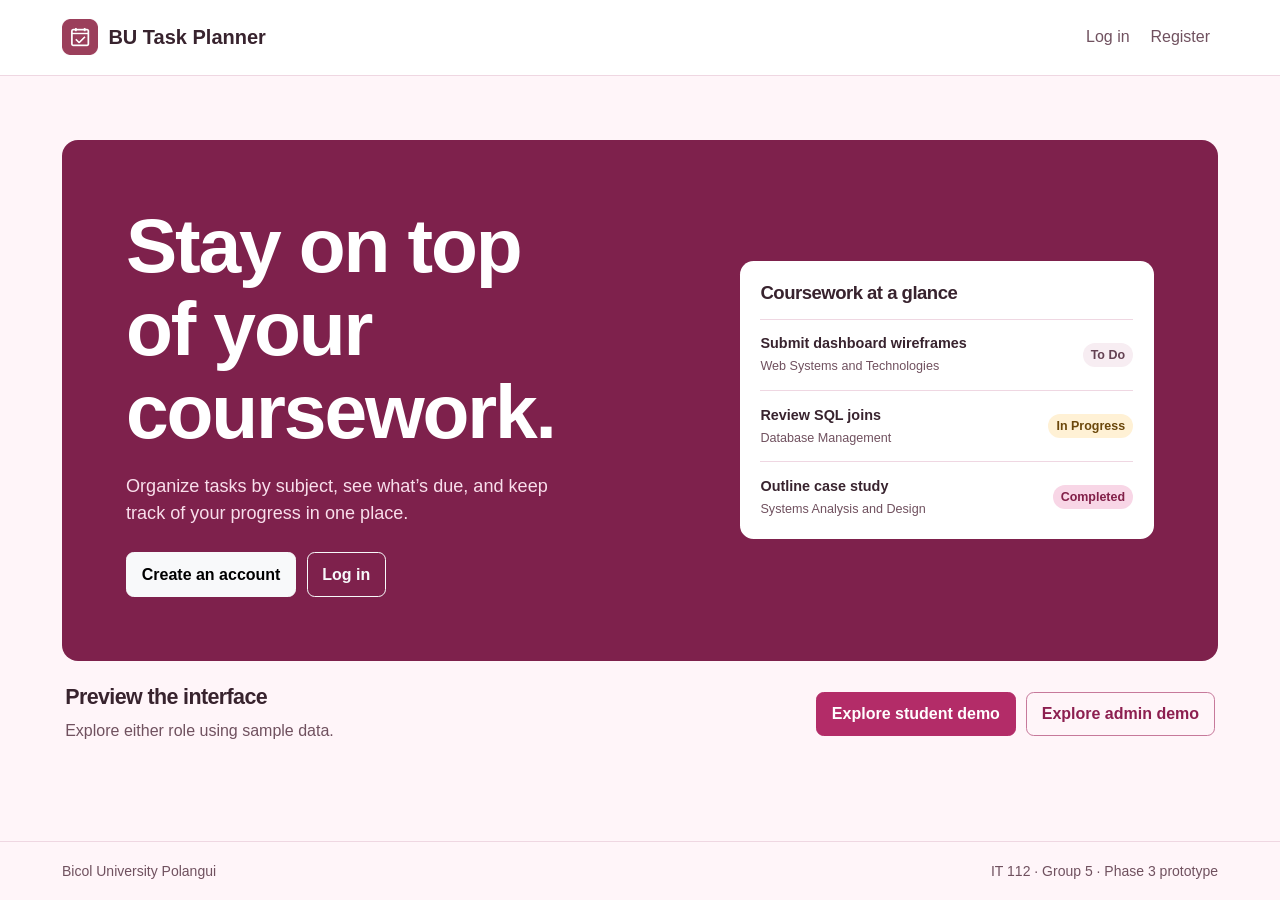
<file: frontend/index.html>
<!doctype html>
<html lang="en">
<head>
    <meta charset="utf-8">
    <meta name="viewport" content="width=device-width, initial-scale=1">
    <title>Home | BU Task Planner</title>
    <link rel="icon" href="img/mark.png">
    <link rel="stylesheet" href="css/bootstrap.min.css">
    <link rel="stylesheet" href="css/styles.css">
    <script src="js/bootstrap.bundle.min.js" defer></script>
    <script src="js/api-placeholder.js" defer></script>
    <script src="js/ui.js" defer></script>
</head>
<body>
    <a href="#main" class="skip-link">Skip to content</a>
    <header><nav class="navbar navbar-expand-md" aria-label="Main navigation"><div class="container">
        <a class="navbar-brand" href="index.html"><img src="img/mark.png" width="36" height="36" alt=""> BU Task Planner</a>
        <button class="navbar-toggler" type="button" data-bs-toggle="collapse" data-bs-target="#main-nav" aria-controls="main-nav" aria-expanded="false" aria-label="Toggle navigation"><span class="navbar-toggler-icon"></span></button>
        <div class="collapse navbar-collapse" id="main-nav"><ul class="navbar-nav ms-auto"><li class="nav-item"><a class="nav-link"  href="login.html">Log in</a></li><li class="nav-item"><a class="nav-link"  href="register.html">Register</a></li></ul></div>
    </div></nav></header>
    <main id="main" class="container page " tabindex="-1">

        <section class="landing-panel">
            <div class="row align-items-center gy-5">
                <div class="col-lg-7">
                    <h1>Stay on top of your coursework.</h1>
                    <p class="landing-copy">Organize tasks by subject, see what’s due, and keep track of your progress in one place.</p>
                    <div class="action-row"><a class="btn btn-light" href="register.html">Create an account</a><a class="btn btn-outline-light" href="login.html">Log in</a></div>
                </div>
                <div class="col-lg-5">
                    <div class="preview-sheet">
                        <h2>Coursework at a glance</h2>
                        <div class="sheet-row"><span>Submit dashboard wireframes<small>Web Systems and Technologies</small></span><span class="chip todo">To Do</span></div>
                        <div class="sheet-row"><span>Review SQL joins<small>Database Management</small></span><span class="chip progress-tag">In Progress</span></div>
                        <div class="sheet-row"><span>Outline case study<small>Systems Analysis and Design</small></span><span class="chip completed">Completed</span></div>
                    </div>
                </div>
            </div>
        </section>
        <section class="demo-strip" aria-labelledby="preview-heading">
            <div><h2 id="preview-heading">Preview the interface</h2><p>Explore either role using sample data.</p></div>
            <div class="action-row"><a class="btn btn-primary" href="dashboard.html">Explore student demo</a><a class="btn btn-outline-primary" href="admin.html">Explore admin demo</a></div>
        </section>
    </main>
    <footer class="site-footer"><div class="container footer-inner">
        <span>Bicol University Polangui</span><span>IT 112 <span aria-hidden="true">·</span> Group 5 <span aria-hidden="true">·</span> Phase 3 prototype</span>
    </div></footer>

</body>
</html>
</file>
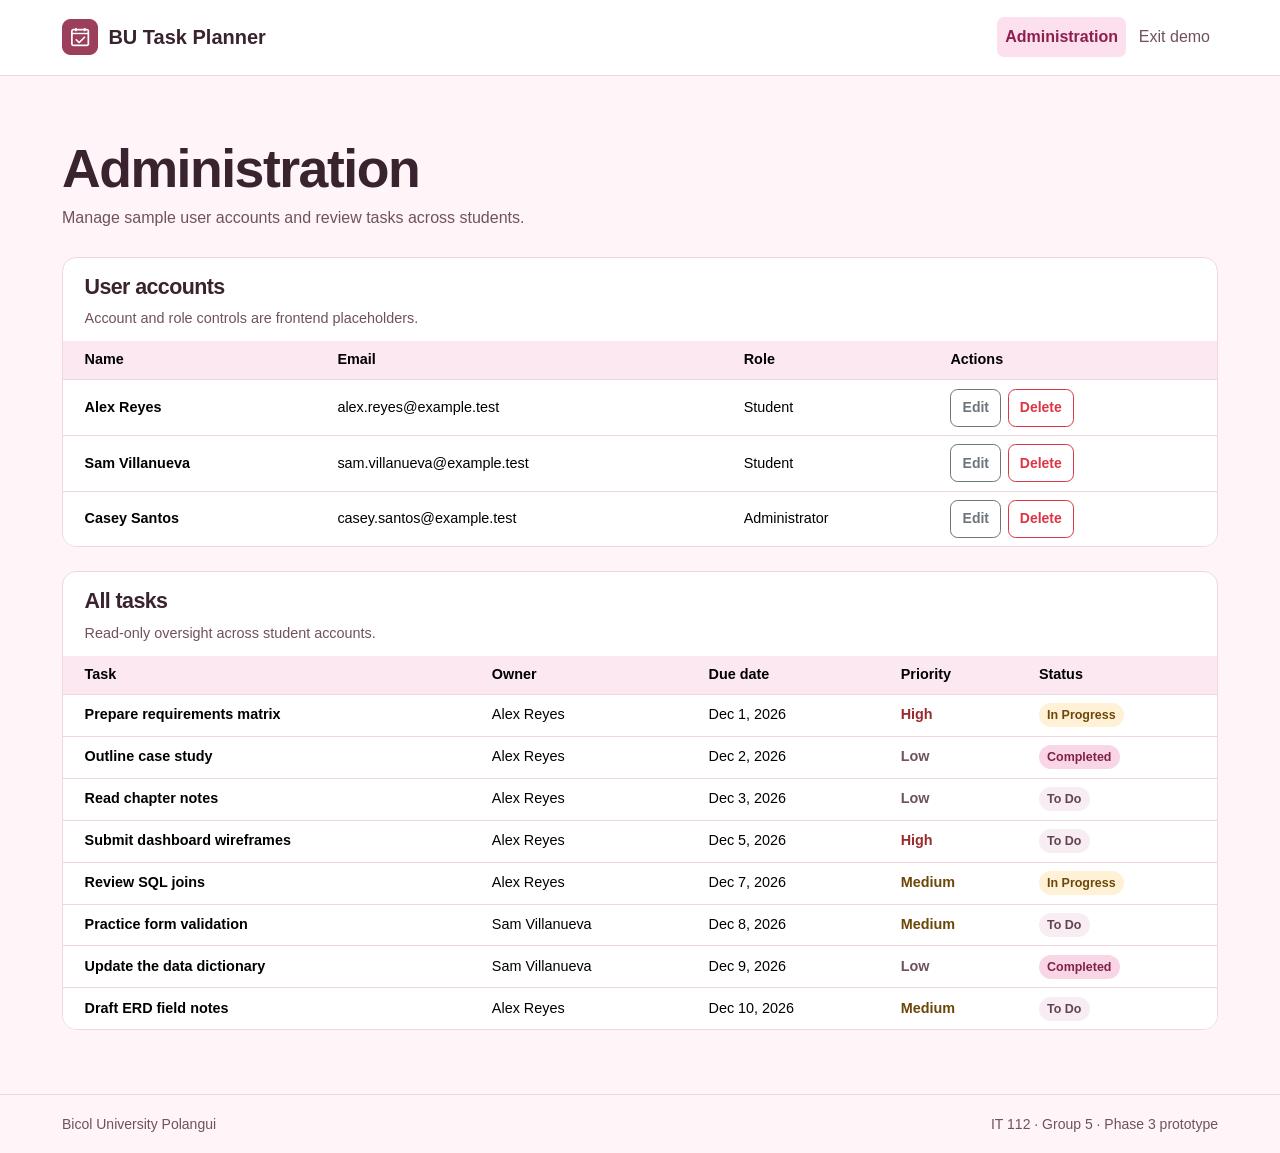
<file: frontend/admin.html>
<!doctype html>
<html lang="en">
<head>
    <meta charset="utf-8">
    <meta name="viewport" content="width=device-width, initial-scale=1">
    <title>Administration | BU Task Planner</title>
    <link rel="icon" href="img/mark.png">
    <link rel="stylesheet" href="css/bootstrap.min.css">
    <link rel="stylesheet" href="css/styles.css">
    <script src="js/bootstrap.bundle.min.js" defer></script>
    <script src="js/api-placeholder.js" defer></script>
    <script src="js/ui.js" defer></script>
</head>
<body>
    <a href="#main" class="skip-link">Skip to content</a>
    <header><nav class="navbar navbar-expand-md" aria-label="Main navigation"><div class="container">
        <a class="navbar-brand" href="index.html"><img src="img/mark.png" width="36" height="36" alt=""> BU Task Planner</a>
        <button class="navbar-toggler" type="button" data-bs-toggle="collapse" data-bs-target="#main-nav" aria-controls="main-nav" aria-expanded="false" aria-label="Toggle navigation"><span class="navbar-toggler-icon"></span></button>
        <div class="collapse navbar-collapse" id="main-nav"><ul class="navbar-nav ms-auto"><li class="nav-item"><a class="nav-link active" aria-current=page href="admin.html">Administration</a></li><li class="nav-item"><a class="nav-link" href="index.html">Exit demo</a></li></ul></div>
    </div></nav></header>
    <main id="main" class="container page " tabindex="-1">
<div class="page-heading"><div><h1>Administration</h1><p>Manage sample user accounts and review tasks across students.</p></div></div>
        <section class="card table-panel mb-4">
            <div class="table-heading"><h2>User accounts</h2><p class="section-note">Account and role controls are frontend placeholders.</p></div>
            <div class="table-responsive" tabindex="0" role="region" aria-label="User accounts table">
                <table class="table align-middle mb-0"><thead><tr><th scope="col">Name</th><th scope="col">Email</th><th scope="col">Role</th><th scope="col">Actions</th></tr></thead>
                <tbody id="admin-accounts"></tbody></table>
            </div>
        </section>
        <section class="card table-panel">
            <div class="table-heading"><h2>All tasks</h2><p class="section-note">Read-only oversight across student accounts.</p></div>
            <div class="table-responsive" tabindex="0" role="region" aria-label="All tasks table">
                <table class="table align-middle mb-0"><thead><tr><th scope="col">Task</th><th scope="col">Owner</th><th scope="col">Due date</th><th scope="col">Priority</th><th scope="col">Status</th></tr></thead>
                <tbody id="admin-tasks"></tbody></table>
            </div>
        </section>
    </main>
    <footer class="site-footer"><div class="container footer-inner">
        <span>Bicol University Polangui</span><span>IT 112 <span aria-hidden="true">·</span> Group 5 <span aria-hidden="true">·</span> Phase 3 prototype</span>
    </div></footer>

    <div class="modal fade" id="edit-account-modal" tabindex="-1" aria-labelledby="edit-account-heading" aria-hidden="true">
        <div class="modal-dialog modal-dialog-centered modal-dialog-scrollable"><div class="modal-content">
            <div class="modal-header"><h2 class="modal-title fs-5" id="edit-account-heading">Edit account</h2>
                <button type="button" class="btn-close" data-bs-dismiss="modal" aria-label="Close"></button></div>
            <div class="modal-body"><form id="edit-account" action="#" method="POST" data-api-placeholder class="form-stack"><input type="hidden" id="edit-account-id" name="_id"><div><label class="form-label" for="edit-account-name">Full name</label>
        <input class="form-control" type="text" id="edit-account-name" name="name" required></div><div><label class="form-label" for="edit-account-email">Email address</label>
        <input class="form-control" type="email" id="edit-account-email" name="email" required></div><div><label class="form-label" for="edit-account-role">Role</label><select class="form-select" id="edit-account-role" name="role"><option value="user">Student</option><option value="admin">Administrator</option></select></div><div class="form-feedback alert alert-info d-none" role="status"></div><div class="action-row justify-content-end"><button type="button" class="btn btn-outline-secondary" data-bs-dismiss="modal">Cancel</button>
        <button type="submit" class="btn btn-primary">Save changes</button></div></form></div>
        </div></div>
    </div>
    <div class="modal fade" id="delete-account-modal" tabindex="-1" aria-labelledby="delete-account-heading" aria-hidden="true">
        <div class="modal-dialog modal-dialog-centered modal-dialog-scrollable"><div class="modal-content">
            <div class="modal-header"><h2 class="modal-title fs-5" id="delete-account-heading">Delete account</h2>
                <button type="button" class="btn-close" data-bs-dismiss="modal" aria-label="Close"></button></div>
            <div class="modal-body"><form id="delete-account" action="#" method="POST" data-api-placeholder class="form-stack"><input type="hidden" id="delete-account-id" name="_id"><p class="mb-0">Delete the account for <strong data-record-title></strong>?</p><div class="form-feedback alert alert-info d-none" role="status"></div><div class="action-row justify-content-end"><button type="button" class="btn btn-outline-secondary" data-bs-dismiss="modal">Cancel</button>
        <button type="submit" class="btn btn-danger">Confirm delete</button></div></form></div>
        </div></div>
    </div>
</body>
</html>
</file>
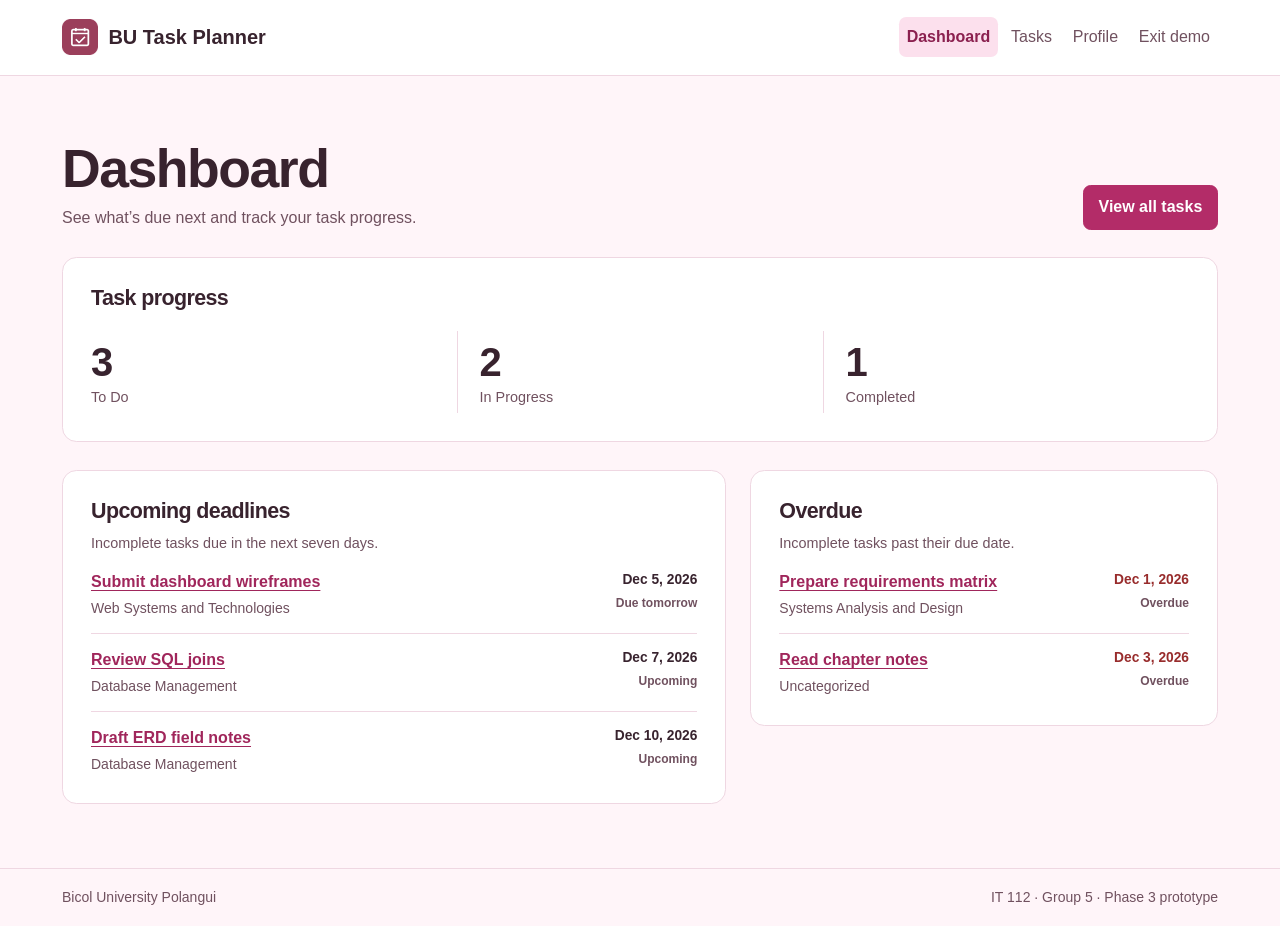
<file: frontend/dashboard.html>
<!doctype html>
<html lang="en">
<head>
    <meta charset="utf-8">
    <meta name="viewport" content="width=device-width, initial-scale=1">
    <title>Dashboard | BU Task Planner</title>
    <link rel="icon" href="img/mark.png">
    <link rel="stylesheet" href="css/bootstrap.min.css">
    <link rel="stylesheet" href="css/styles.css">
    <script src="js/bootstrap.bundle.min.js" defer></script>
    <script src="js/api-placeholder.js" defer></script>
    <script src="js/ui.js" defer></script>
</head>
<body>
    <a href="#main" class="skip-link">Skip to content</a>
    <header><nav class="navbar navbar-expand-md" aria-label="Main navigation"><div class="container">
        <a class="navbar-brand" href="index.html"><img src="img/mark.png" width="36" height="36" alt=""> BU Task Planner</a>
        <button class="navbar-toggler" type="button" data-bs-toggle="collapse" data-bs-target="#main-nav" aria-controls="main-nav" aria-expanded="false" aria-label="Toggle navigation"><span class="navbar-toggler-icon"></span></button>
        <div class="collapse navbar-collapse" id="main-nav"><ul class="navbar-nav ms-auto"><li class="nav-item"><a class="nav-link active" aria-current=page href="dashboard.html">Dashboard</a></li><li class="nav-item"><a class="nav-link"  href="tasks.html">Tasks</a></li><li class="nav-item"><a class="nav-link"  href="profile.html">Profile</a></li><li class="nav-item"><a class="nav-link" href="index.html">Exit demo</a></li></ul></div>
    </div></nav></header>
    <main id="main" class="container page " tabindex="-1">
<div class="page-heading"><div><h1>Dashboard</h1><p>See what’s due next and track your task progress.</p></div><a class="btn btn-primary" href="tasks.html">View all tasks</a></div>
        <section class="card summary-panel" aria-labelledby="progress-heading">
            <h2 id="progress-heading">Task progress</h2>
            <div class="row g-0 summary-grid" id="task-summary"></div>
        </section>
        <div class="row g-4 mt-1">
            <div class="col-lg-7"><section class="card deadline-panel">
                <h2>Upcoming deadlines</h2><p class="section-note">Incomplete tasks due in the next seven days.</p>
                <div id="upcoming-list" class="deadline-list"></div>
            </section></div>
            <div class="col-lg-5"><section class="card deadline-panel">
                <h2>Overdue</h2><p class="section-note">Incomplete tasks past their due date.</p>
                <div id="overdue-list" class="deadline-list"></div>
            </section></div>
        </div>
    </main>
    <footer class="site-footer"><div class="container footer-inner">
        <span>Bicol University Polangui</span><span>IT 112 <span aria-hidden="true">·</span> Group 5 <span aria-hidden="true">·</span> Phase 3 prototype</span>
    </div></footer>

</body>
</html>
</file>
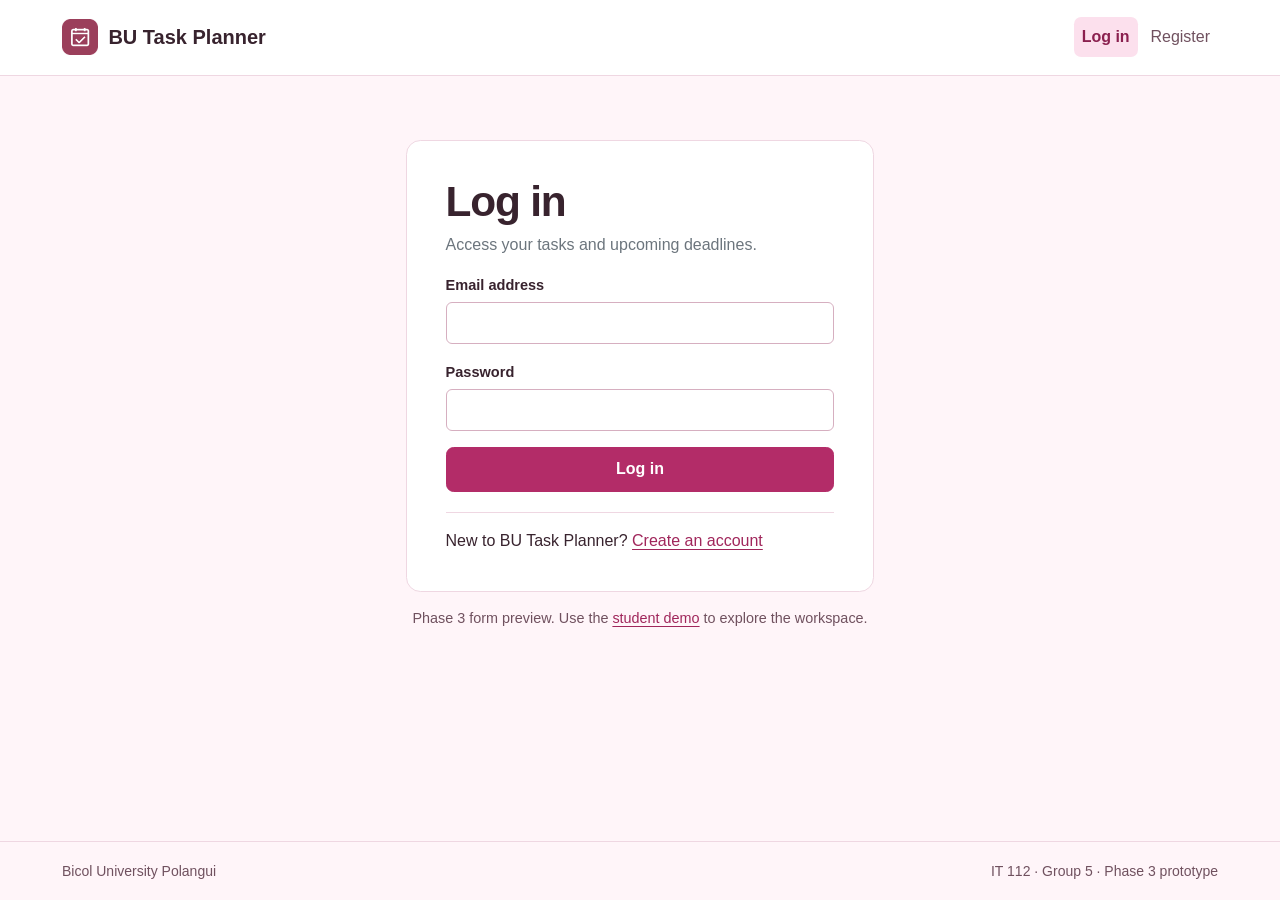
<file: frontend/login.html>
<!doctype html>
<html lang="en">
<head>
    <meta charset="utf-8">
    <meta name="viewport" content="width=device-width, initial-scale=1">
    <title>Log in | BU Task Planner</title>
    <link rel="icon" href="img/mark.png">
    <link rel="stylesheet" href="css/bootstrap.min.css">
    <link rel="stylesheet" href="css/styles.css">
    <script src="js/bootstrap.bundle.min.js" defer></script>
    <script src="js/api-placeholder.js" defer></script>
    <script src="js/ui.js" defer></script>
</head>
<body>
    <a href="#main" class="skip-link">Skip to content</a>
    <header><nav class="navbar navbar-expand-md" aria-label="Main navigation"><div class="container">
        <a class="navbar-brand" href="index.html"><img src="img/mark.png" width="36" height="36" alt=""> BU Task Planner</a>
        <button class="navbar-toggler" type="button" data-bs-toggle="collapse" data-bs-target="#main-nav" aria-controls="main-nav" aria-expanded="false" aria-label="Toggle navigation"><span class="navbar-toggler-icon"></span></button>
        <div class="collapse navbar-collapse" id="main-nav"><ul class="navbar-nav ms-auto"><li class="nav-item"><a class="nav-link active" aria-current=page href="login.html">Log in</a></li><li class="nav-item"><a class="nav-link"  href="register.html">Register</a></li></ul></div>
    </div></nav></header>
    <main id="main" class="container page auth-page" tabindex="-1">

        <div class="row justify-content-center">
            <div class="col-md-8 col-lg-6 col-xl-5">
                <section class="card auth-card">
                    <h1>Log in</h1><p class="text-secondary">Access your tasks and upcoming deadlines.</p>
                    <form id="login" action="#" method="POST" data-api-placeholder class="form-stack">
                        
                        <div><label class="form-label" for="login-email">Email address</label>
        <input class="form-control" type="email" id="login-email" name="email" required autocomplete="username"></div>
                        <div><label class="form-label" for="login-password">Password</label>
        <input class="form-control" type="password" id="login-password" name="password" required autocomplete="current-password"></div>
                        <button class="btn btn-primary" type="submit">Log in</button><div class="form-feedback alert alert-info d-none" role="status"></div>
                    </form>
                    <p class="auth-switch">New to BU Task Planner? <a href="register.html">Create an account</a></p>
                </section>
                <p class="preview-note">Phase 3 form preview. Use the <a href="dashboard.html">student demo</a> to explore the workspace.</p>
            </div>
        </div>
    </main>
    <footer class="site-footer"><div class="container footer-inner">
        <span>Bicol University Polangui</span><span>IT 112 <span aria-hidden="true">·</span> Group 5 <span aria-hidden="true">·</span> Phase 3 prototype</span>
    </div></footer>

</body>
</html>
</file>
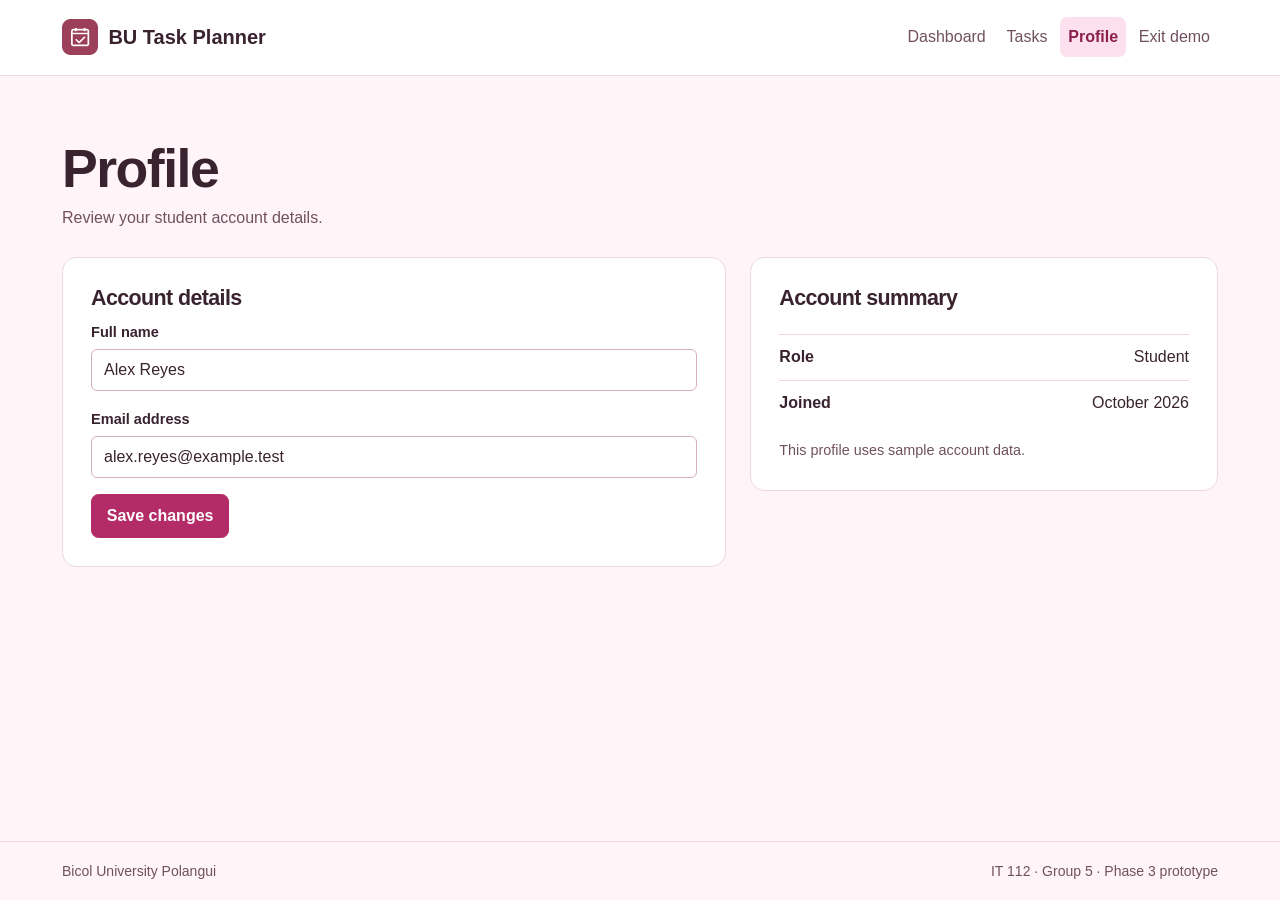
<file: frontend/profile.html>
<!doctype html>
<html lang="en">
<head>
    <meta charset="utf-8">
    <meta name="viewport" content="width=device-width, initial-scale=1">
    <title>Profile | BU Task Planner</title>
    <link rel="icon" href="img/mark.png">
    <link rel="stylesheet" href="css/bootstrap.min.css">
    <link rel="stylesheet" href="css/styles.css">
    <script src="js/bootstrap.bundle.min.js" defer></script>
    <script src="js/api-placeholder.js" defer></script>
    <script src="js/ui.js" defer></script>
</head>
<body>
    <a href="#main" class="skip-link">Skip to content</a>
    <header><nav class="navbar navbar-expand-md" aria-label="Main navigation"><div class="container">
        <a class="navbar-brand" href="index.html"><img src="img/mark.png" width="36" height="36" alt=""> BU Task Planner</a>
        <button class="navbar-toggler" type="button" data-bs-toggle="collapse" data-bs-target="#main-nav" aria-controls="main-nav" aria-expanded="false" aria-label="Toggle navigation"><span class="navbar-toggler-icon"></span></button>
        <div class="collapse navbar-collapse" id="main-nav"><ul class="navbar-nav ms-auto"><li class="nav-item"><a class="nav-link"  href="dashboard.html">Dashboard</a></li><li class="nav-item"><a class="nav-link"  href="tasks.html">Tasks</a></li><li class="nav-item"><a class="nav-link active" aria-current=page href="profile.html">Profile</a></li><li class="nav-item"><a class="nav-link" href="index.html">Exit demo</a></li></ul></div>
    </div></nav></header>
    <main id="main" class="container page " tabindex="-1">
<div class="page-heading"><div><h1>Profile</h1><p>Review your student account details.</p></div></div>
        <div class="row g-4">
            <div class="col-lg-7">
                <section class="card form-panel">
                    <h2>Account details</h2>
                    <form id="profile" action="#" method="POST" data-api-placeholder class="form-stack">
                        <div><label class="form-label" for="profile-name">Full name</label>
        <input class="form-control" type="text" id="profile-name" name="name" required autocomplete="name" value="Alex Reyes"></div>
                        <div><label class="form-label" for="profile-email">Email address</label>
        <input class="form-control" type="email" id="profile-email" name="email" required autocomplete="email" value="alex.reyes@example.test"></div>
                        <div><button class="btn btn-primary" type="submit">Save changes</button></div><div class="form-feedback alert alert-info d-none" role="status"></div>
                    </form>
                </section>
            </div>
            <div class="col-lg-5">
                <section class="card form-panel">
                    <h2>Account summary</h2>
                    <dl class="account-facts">
                        <div><dt>Role</dt><dd>Student</dd></div>
                        <div><dt>Joined</dt><dd>October 2026</dd></div>
                    </dl>
                    <p class="section-note mb-0">This profile uses sample account data.</p>
                </section>
            </div>
        </div>
    </main>
    <footer class="site-footer"><div class="container footer-inner">
        <span>Bicol University Polangui</span><span>IT 112 <span aria-hidden="true">·</span> Group 5 <span aria-hidden="true">·</span> Phase 3 prototype</span>
    </div></footer>

</body>
</html>
</file>
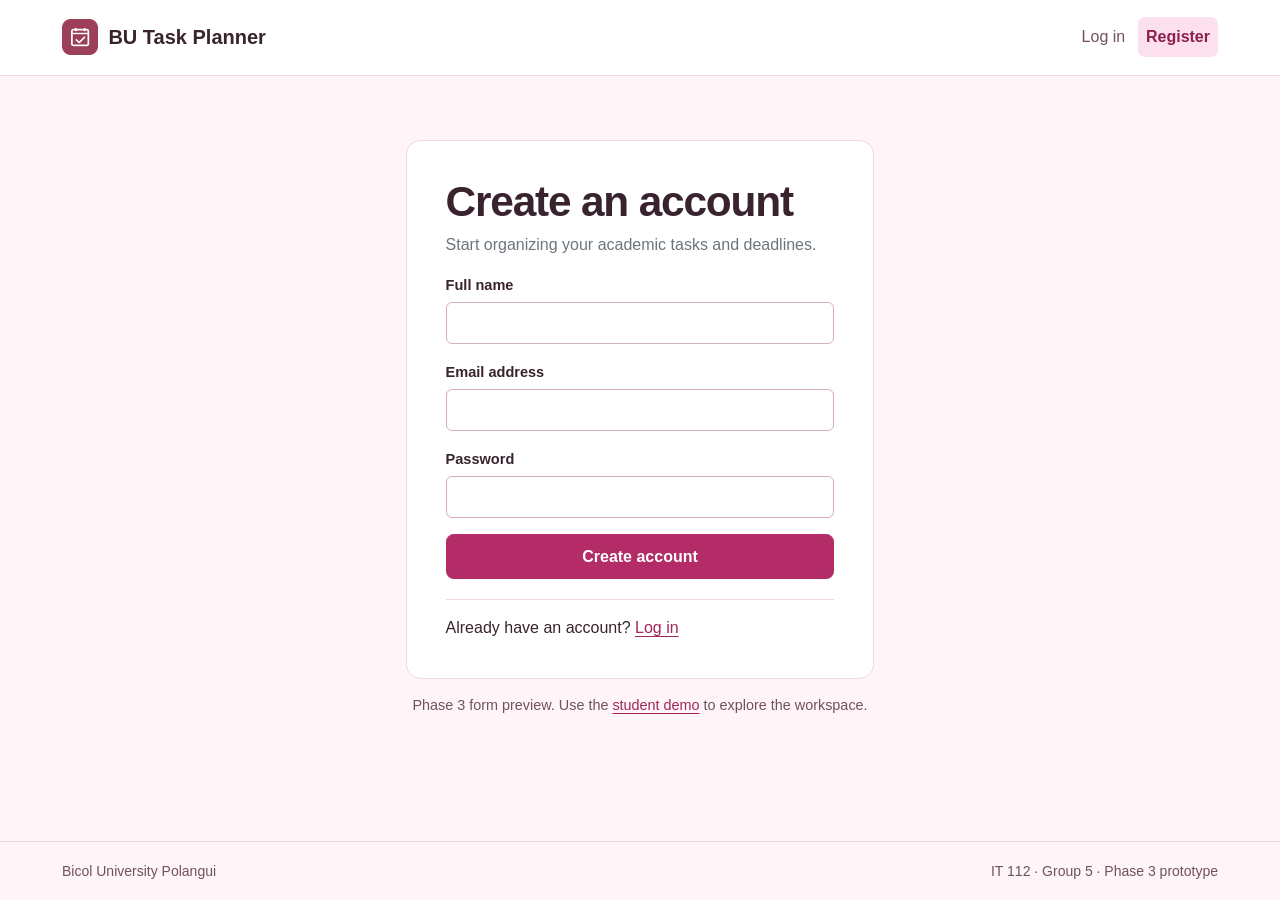
<file: frontend/register.html>
<!doctype html>
<html lang="en">
<head>
    <meta charset="utf-8">
    <meta name="viewport" content="width=device-width, initial-scale=1">
    <title>Create an account | BU Task Planner</title>
    <link rel="icon" href="img/mark.png">
    <link rel="stylesheet" href="css/bootstrap.min.css">
    <link rel="stylesheet" href="css/styles.css">
    <script src="js/bootstrap.bundle.min.js" defer></script>
    <script src="js/api-placeholder.js" defer></script>
    <script src="js/ui.js" defer></script>
</head>
<body>
    <a href="#main" class="skip-link">Skip to content</a>
    <header><nav class="navbar navbar-expand-md" aria-label="Main navigation"><div class="container">
        <a class="navbar-brand" href="index.html"><img src="img/mark.png" width="36" height="36" alt=""> BU Task Planner</a>
        <button class="navbar-toggler" type="button" data-bs-toggle="collapse" data-bs-target="#main-nav" aria-controls="main-nav" aria-expanded="false" aria-label="Toggle navigation"><span class="navbar-toggler-icon"></span></button>
        <div class="collapse navbar-collapse" id="main-nav"><ul class="navbar-nav ms-auto"><li class="nav-item"><a class="nav-link"  href="login.html">Log in</a></li><li class="nav-item"><a class="nav-link active" aria-current=page href="register.html">Register</a></li></ul></div>
    </div></nav></header>
    <main id="main" class="container page auth-page" tabindex="-1">

        <div class="row justify-content-center">
            <div class="col-md-8 col-lg-6 col-xl-5">
                <section class="card auth-card">
                    <h1>Create an account</h1><p class="text-secondary">Start organizing your academic tasks and deadlines.</p>
                    <form id="register" action="#" method="POST" data-api-placeholder class="form-stack">
                        <div><label class="form-label" for="register-name">Full name</label>
        <input class="form-control" type="text" id="register-name" name="name" required autocomplete="name"></div>
                        <div><label class="form-label" for="register-email">Email address</label>
        <input class="form-control" type="email" id="register-email" name="email" required autocomplete="email"></div>
                        <div><label class="form-label" for="register-password">Password</label>
        <input class="form-control" type="password" id="register-password" name="password" required autocomplete="new-password"></div>
                        <button class="btn btn-primary" type="submit">Create account</button><div class="form-feedback alert alert-info d-none" role="status"></div>
                    </form>
                    <p class="auth-switch">Already have an account? <a href="login.html">Log in</a></p>
                </section>
                <p class="preview-note">Phase 3 form preview. Use the <a href="dashboard.html">student demo</a> to explore the workspace.</p>
            </div>
        </div>
    </main>
    <footer class="site-footer"><div class="container footer-inner">
        <span>Bicol University Polangui</span><span>IT 112 <span aria-hidden="true">·</span> Group 5 <span aria-hidden="true">·</span> Phase 3 prototype</span>
    </div></footer>

</body>
</html>
</file>
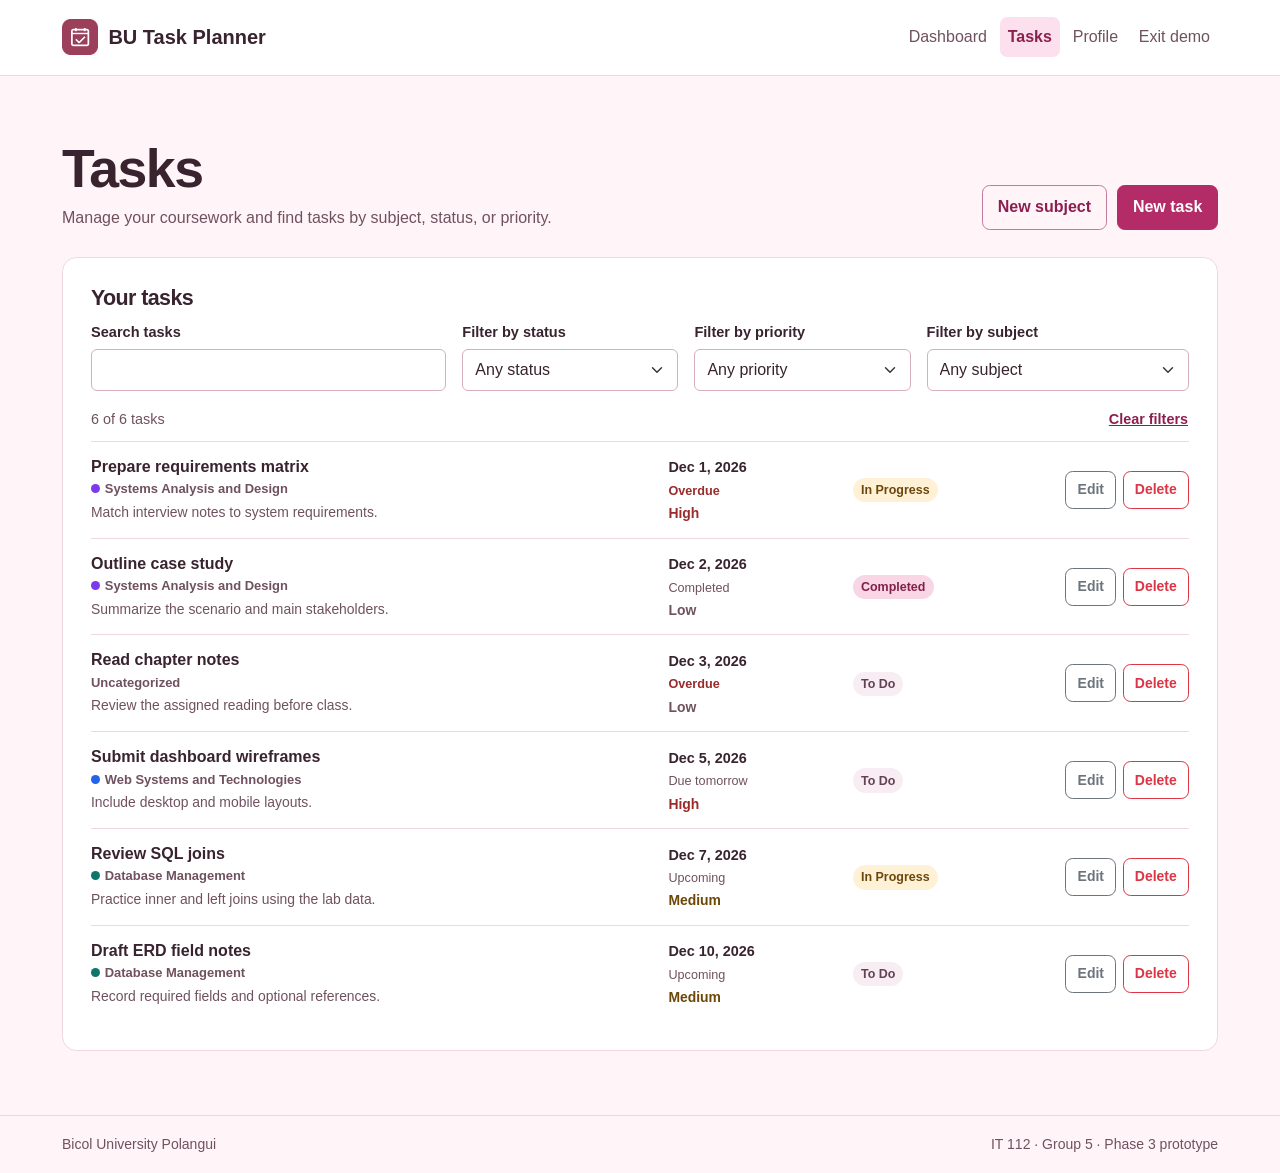
<file: frontend/tasks.html>
<!doctype html>
<html lang="en">
<head>
    <meta charset="utf-8">
    <meta name="viewport" content="width=device-width, initial-scale=1">
    <title>Tasks | BU Task Planner</title>
    <link rel="icon" href="img/mark.png">
    <link rel="stylesheet" href="css/bootstrap.min.css">
    <link rel="stylesheet" href="css/styles.css">
    <script src="js/bootstrap.bundle.min.js" defer></script>
    <script src="js/api-placeholder.js" defer></script>
    <script src="js/ui.js" defer></script>
</head>
<body>
    <a href="#main" class="skip-link">Skip to content</a>
    <header><nav class="navbar navbar-expand-md" aria-label="Main navigation"><div class="container">
        <a class="navbar-brand" href="index.html"><img src="img/mark.png" width="36" height="36" alt=""> BU Task Planner</a>
        <button class="navbar-toggler" type="button" data-bs-toggle="collapse" data-bs-target="#main-nav" aria-controls="main-nav" aria-expanded="false" aria-label="Toggle navigation"><span class="navbar-toggler-icon"></span></button>
        <div class="collapse navbar-collapse" id="main-nav"><ul class="navbar-nav ms-auto"><li class="nav-item"><a class="nav-link"  href="dashboard.html">Dashboard</a></li><li class="nav-item"><a class="nav-link active" aria-current=page href="tasks.html">Tasks</a></li><li class="nav-item"><a class="nav-link"  href="profile.html">Profile</a></li><li class="nav-item"><a class="nav-link" href="index.html">Exit demo</a></li></ul></div>
    </div></nav></header>
    <main id="main" class="container page " tabindex="-1">
<div class="page-heading"><div><h1>Tasks</h1><p>Manage your coursework and find tasks by subject, status, or priority.</p></div><div class="action-row"><button class="btn btn-outline-primary" type="button" data-bs-toggle="modal" data-bs-target="#create-category-modal" >New subject</button><button class="btn btn-primary" type="button" data-bs-toggle="modal" data-bs-target="#create-task-modal" >New task</button></div></div>
        <section class="card task-panel" aria-labelledby="all-tasks-heading">
            <h2 id="all-tasks-heading">Your tasks</h2>
            <form id="task-filters" action="#" method="GET" class="row g-3 filters">
                <div class="col-md-6 col-xl-4"><div><label class="form-label" for="task-filters-q">Search tasks</label>
        <input class="form-control" type="search" id="task-filters-q" name="q"></div></div>
                <div class="col-6 col-md-3 col-xl"><div><label class="form-label" for="task-filters-status">Filter by status</label><select class="form-select" id="task-filters-status" name="status"><option value="">Any status</option><option value="To Do">To Do</option><option value="In Progress">In Progress</option><option value="Completed">Completed</option></select></div></div>
                <div class="col-6 col-md-3 col-xl"><div><label class="form-label" for="task-filters-priority">Filter by priority</label><select class="form-select" id="task-filters-priority" name="priority"><option value="">Any priority</option><option value="Low">Low</option><option value="Medium">Medium</option><option value="High">High</option></select></div></div>
                <div class="col-md-8 col-xl-3"><div><label class="form-label" for="task-filters-category">Filter by subject</label><select class="form-select" id="task-filters-category" name="category"><option value="">Any subject</option><option value="uncategorized">Uncategorized</option><option value="6914a2d60000000000000001">Web Systems and Technologies</option><option value="6914a2d60000000000000002">Database Management</option><option value="6914a2d60000000000000003">Systems Analysis and Design</option></select></div></div>
            </form>
            <div class="results-bar"><span id="task-count" role="status"></span><button class="btn btn-link" type="reset" form="task-filters">Clear filters</button></div>
            <div id="task-list"></div>
        </section>
    </main>
    <footer class="site-footer"><div class="container footer-inner">
        <span>Bicol University Polangui</span><span>IT 112 <span aria-hidden="true">·</span> Group 5 <span aria-hidden="true">·</span> Phase 3 prototype</span>
    </div></footer>

    <div class="modal fade" id="create-task-modal" tabindex="-1" aria-labelledby="create-task-heading" aria-hidden="true">
        <div class="modal-dialog modal-dialog-centered modal-dialog-scrollable"><div class="modal-content">
            <div class="modal-header"><h2 class="modal-title fs-5" id="create-task-heading">New task</h2>
                <button type="button" class="btn-close" data-bs-dismiss="modal" aria-label="Close"></button></div>
            <div class="modal-body"><form id="create-task" action="#" method="POST" data-api-placeholder class="form-stack">
        <div><label class="form-label" for="create-task-title">Task title</label>
        <input class="form-control" type="text" id="create-task-title" name="title" required></div>
        <div><label class="form-label" for="create-task-description">Description <small>(optional)</small></label>
            <textarea class="form-control" id="create-task-description" name="description" rows="3"></textarea></div>
        <div class="row g-3"><div class="col-sm-6"><div><label class="form-label" for="create-task-dueDate">Due date</label>
        <input class="form-control" type="date" id="create-task-dueDate" name="dueDate" required></div></div>
            <div class="col-sm-6"><div><label class="form-label" for="create-task-priority">Priority</label><select class="form-select" id="create-task-priority" name="priority"><option value="Medium">Medium</option><option value="Low">Low</option><option value="High">High</option></select></div></div></div>
        <div><label class="form-label" for="create-task-status">Status</label><select class="form-select" id="create-task-status" name="status"><option value="To Do">To Do</option><option value="In Progress">In Progress</option><option value="Completed">Completed</option></select></div>
        <div><label class="form-label" for="create-task-category">Subject or course (optional)</label><select class="form-select" id="create-task-category" name="category"><option value="">Uncategorized</option><option value="6914a2d60000000000000001">Web Systems and Technologies</option><option value="6914a2d60000000000000002">Database Management</option><option value="6914a2d60000000000000003">Systems Analysis and Design</option></select></div>
        <div class="form-feedback alert alert-info d-none" role="status"></div><div class="action-row justify-content-end"><button type="button" class="btn btn-outline-secondary" data-bs-dismiss="modal">Cancel</button>
        <button type="submit" class="btn btn-primary">Create task</button></div></form></div>
        </div></div>
    </div>
    <div class="modal fade" id="edit-task-modal" tabindex="-1" aria-labelledby="edit-task-heading" aria-hidden="true">
        <div class="modal-dialog modal-dialog-centered modal-dialog-scrollable"><div class="modal-content">
            <div class="modal-header"><h2 class="modal-title fs-5" id="edit-task-heading">Edit task</h2>
                <button type="button" class="btn-close" data-bs-dismiss="modal" aria-label="Close"></button></div>
            <div class="modal-body"><form id="edit-task" action="#" method="POST" data-api-placeholder class="form-stack"><input type="hidden" id="edit-task-id" name="_id">
        <div><label class="form-label" for="edit-task-title">Task title</label>
        <input class="form-control" type="text" id="edit-task-title" name="title" required></div>
        <div><label class="form-label" for="edit-task-description">Description <small>(optional)</small></label>
            <textarea class="form-control" id="edit-task-description" name="description" rows="3"></textarea></div>
        <div class="row g-3"><div class="col-sm-6"><div><label class="form-label" for="edit-task-dueDate">Due date</label>
        <input class="form-control" type="date" id="edit-task-dueDate" name="dueDate" required></div></div>
            <div class="col-sm-6"><div><label class="form-label" for="edit-task-priority">Priority</label><select class="form-select" id="edit-task-priority" name="priority"><option value="Medium">Medium</option><option value="Low">Low</option><option value="High">High</option></select></div></div></div>
        <div><label class="form-label" for="edit-task-status">Status</label><select class="form-select" id="edit-task-status" name="status"><option value="To Do">To Do</option><option value="In Progress">In Progress</option><option value="Completed">Completed</option></select></div>
        <div><label class="form-label" for="edit-task-category">Subject or course (optional)</label><select class="form-select" id="edit-task-category" name="category"><option value="">Uncategorized</option><option value="6914a2d60000000000000001">Web Systems and Technologies</option><option value="6914a2d60000000000000002">Database Management</option><option value="6914a2d60000000000000003">Systems Analysis and Design</option></select></div>
        <div class="form-feedback alert alert-info d-none" role="status"></div><div class="action-row justify-content-end"><button type="button" class="btn btn-outline-secondary" data-bs-dismiss="modal">Cancel</button>
        <button type="submit" class="btn btn-primary">Save changes</button></div></form></div>
        </div></div>
    </div>
    <div class="modal fade" id="delete-task-modal" tabindex="-1" aria-labelledby="delete-task-heading" aria-hidden="true">
        <div class="modal-dialog modal-dialog-centered modal-dialog-scrollable"><div class="modal-content">
            <div class="modal-header"><h2 class="modal-title fs-5" id="delete-task-heading">Delete task</h2>
                <button type="button" class="btn-close" data-bs-dismiss="modal" aria-label="Close"></button></div>
            <div class="modal-body"><form id="delete-task" action="#" method="POST" data-api-placeholder class="form-stack"><input type="hidden" id="delete-task-id" name="_id"><p class="mb-0">Delete <strong data-record-title></strong> from your task list?</p><div class="form-feedback alert alert-info d-none" role="status"></div><div class="action-row justify-content-end"><button type="button" class="btn btn-outline-secondary" data-bs-dismiss="modal">Cancel</button>
        <button type="submit" class="btn btn-danger">Confirm delete</button></div></form></div>
        </div></div>
    </div>
    <div class="modal fade" id="create-category-modal" tabindex="-1" aria-labelledby="create-category-heading" aria-hidden="true">
        <div class="modal-dialog modal-dialog-centered modal-dialog-scrollable"><div class="modal-content">
            <div class="modal-header"><h2 class="modal-title fs-5" id="create-category-heading">New subject or course</h2>
                <button type="button" class="btn-close" data-bs-dismiss="modal" aria-label="Close"></button></div>
            <div class="modal-body"><form id="create-category" action="#" method="POST" data-api-placeholder class="form-stack"><div><label class="form-label" for="create-category-name">Subject or course name</label>
        <input class="form-control" type="text" id="create-category-name" name="name" required></div>
        <div><label class="form-label" for="create-category-color">Display color (optional)</label>
        <select class="form-select" id="create-category-color" name="color">
            <option value="">Default</option><option value="#2563eb">Blue</option><option value="#0f766e">Teal</option>
            <option value="#7c3aed">Purple</option><option value="#b45309">Amber</option>
        </select></div><div class="form-feedback alert alert-info d-none" role="status"></div><div class="action-row justify-content-end"><button type="button" class="btn btn-outline-secondary" data-bs-dismiss="modal">Cancel</button>
        <button type="submit" class="btn btn-primary">Add subject</button></div></form></div>
        </div></div>
    </div>
</body>
</html>
</file>
<file: frontend/css/styles.css>
:root {
    --ink: #38232e;
    --muted: #70515f;
    --canvas: #fff5f9;
    --line: #efd7e2;
    --brand: #b32c68;
    --brand-dark: #8d1f50;
    --bs-body-color: var(--ink);
    --bs-body-font-family: "DM Sans", "Segoe UI", sans-serif;
    --bs-link-color: #a0265b;
    --bs-link-hover-color: #781844;
    --bs-link-color-rgb: 160, 38, 91;
    --bs-link-hover-color-rgb: 120, 24, 68;
}
body { background: var(--canvas); min-height: 100vh; display: flex; flex-direction: column; }
.container { max-width: 1180px; }
a { text-underline-offset: .19em; }
:focus-visible { outline: 3px solid #9f1d59; outline-offset: 3px; }
::selection { background: #f8c8df; color: #681b3d; }
.skip-link { position: absolute; top: 0; left: 1rem; padding: .7rem 1rem; background: white; z-index: 1100; transform: translateY(-120%); }
.skip-link:focus { transform: translateY(0); }
.navbar { background: white; border-bottom: 1px solid var(--line); padding: .9rem 0; }
.navbar-brand { display: inline-flex; align-items: center; gap: .65rem; font-weight: 750; color: var(--ink); margin-right: .5rem; }
.navbar .nav-link { border-radius: .45rem; padding: .5rem .85rem; color: var(--muted); }
.navbar .nav-link.active { background: #fce0ed; color: #8b204f; font-weight: 700; }
.navbar-nav { gap: .3rem; }
.page { flex: 1; padding-top: clamp(2rem, 5vw, 4rem); padding-bottom: clamp(2.5rem, 5vw, 4rem); }
.site-footer { border-top: 1px solid var(--line); font-size: .875rem; color: var(--muted); }
.footer-inner { padding-top: 1.15rem; padding-bottom: 1.15rem; display: flex; flex-wrap: wrap; justify-content: space-between; gap: .45rem 1.5rem; }
h1, h2 { font-weight: 750; letter-spacing: -.028em; }
h1 { font-size: clamp(2.15rem, 5vw, 3.35rem); line-height: 1.08; }
h2 { font-size: 1.34rem; }
.btn { font-weight: 650; padding: .58rem .92rem; border-radius: .48rem; }
.btn-sm { padding: .45rem .7rem; min-height: 38px; }
.btn-primary { --bs-btn-bg: var(--brand); --bs-btn-border-color: var(--brand); --bs-btn-hover-bg: var(--brand-dark); --bs-btn-hover-border-color: var(--brand-dark); --bs-btn-active-bg: var(--brand-dark); --bs-btn-active-border-color: var(--brand-dark); }
.btn-outline-primary { --bs-btn-color: var(--brand-dark); --bs-btn-border-color: #c7799b; --bs-btn-hover-bg: var(--brand-dark); --bs-btn-hover-border-color: var(--brand-dark); --bs-btn-active-bg: var(--brand-dark); --bs-btn-active-border-color: var(--brand-dark); }
.btn-link { color: var(--brand-dark); }
.landing-panel { background: #7e214c; color: white; border-radius: 1rem; padding: clamp(1.6rem, 5vw, 4rem); }
.landing-panel h1 { max-width: 10.5ch; font-size: clamp(2.6rem, 6vw, 5rem); }
.landing-copy { color: #f9deeb; max-width: 42ch; font-size: 1.13rem; margin: 1.25rem 0 1.6rem; }
.action-row { display: flex; flex-wrap: wrap; align-items: center; gap: .65rem; }
.preview-sheet { padding: 1.3rem; border-radius: .85rem; background: #fff; color: var(--ink); }
.preview-sheet h2 { font-size: 1.16rem; margin-bottom: .9rem; }
.sheet-row { display: flex; align-items: center; justify-content: space-between; gap: .65rem; padding: .85rem 0; border-top: 1px solid var(--line); font-size: .9rem; font-weight: 650; }
.sheet-row:last-child { padding-bottom: 0; }
.sheet-row small { display: block; color: var(--muted); font-weight: 400; margin-top: .15rem; }
.demo-strip { display: flex; justify-content: space-between; align-items: center; flex-wrap: wrap; gap: .85rem 1.5rem; padding: 1.5rem .2rem 0; }
.demo-strip p, .page-heading p, .section-note, .preview-note { color: var(--muted); }
.demo-strip p, .page-heading p { margin-bottom: 0; }
.page-heading { display: flex; justify-content: space-between; align-items: flex-end; flex-wrap: wrap; gap: 1rem 1.5rem; margin-bottom: 1.7rem; }
.page-heading h1 { margin-bottom: .5rem; }
.page-heading p { max-width: 65ch; }
.deadline-hint { display: block; font-size: .79rem; color: var(--muted); margin: .15rem 0; }
.deadline-hint.overdue-date { color: #982c2c; font-weight: 650; }
.deadline-date small { color: inherit; }
.task-row:hover { background: #fff7fb; }
.task-row:focus-within { background: #fce8f1; }
.table tbody tr:hover { --bs-table-bg: #fff7fb; }
.form-feedback:focus { outline-offset: 3px; }
.card { border: 1px solid var(--line); border-radius: .9rem; }
.auth-card, .form-panel, .summary-panel, .deadline-panel, .task-panel { padding: clamp(1.2rem, 3vw, 1.75rem); }
.auth-card { padding: clamp(1.3rem, 4vw, 2.4rem); }
.auth-card h1 { font-size: clamp(2rem, 4vw, 2.65rem); }
.auth-switch { border-top: 1px solid var(--line); padding-top: 1rem; margin: 1.25rem 0 0; }
.preview-note { margin: 1rem 0 0; font-size: .9rem; text-align: center; }
.form-stack { display: grid; gap: 1rem; }
.form-label { font-weight: 650; font-size: .91rem; margin-bottom: .33rem; }
.form-label small { font-weight: 400; }
.form-control, .form-select { min-height: 42px; border-color: #d6afc0; }
.form-control:focus, .form-select:focus { border-color: #b32c68; box-shadow: 0 0 0 .2rem #b32c682a; }
.form-feedback { font-size: .9rem; margin: 0; }
.summary-grid { margin-top: .7rem; }
.summary-cell { padding: .6rem .3rem .25rem 1.35rem; border-left: 1px solid var(--line); }
.summary-cell:first-child { padding-left: 0; border-left: 0; }
.summary-cell strong { display: block; font-size: clamp(1.75rem, 4vw, 2.5rem); font-variant-numeric: tabular-nums; line-height: 1.12; }
.summary-cell span { font-size: .9rem; color: var(--muted); }
.section-note { font-size: .9rem; margin-bottom: .9rem; }
.deadline-list { display: grid; }
.deadline-item { display: flex; align-items: flex-start; justify-content: space-between; gap: .55rem; padding: .9rem 0; border-top: 1px solid var(--line); }
.deadline-item:first-child { border-top: 0; padding-top: .1rem; }
.deadline-item:last-child { padding-bottom: 0; }
.deadline-item a { font-weight: 700; }
.deadline-item small { display: block; margin-top: .2rem; color: var(--muted); }
.deadline-date { text-align: right; flex-shrink: 0; font-size: .86rem; font-weight: 650; }
.overdue-date { color: #982c2c; }
.chip { display: inline-block; white-space: nowrap; border-radius: 2rem; padding: .25em .65em; font-size: .78rem; line-height: 1.45; font-weight: 700; }
.todo { background: #f7edf2; color: #644253; }
.progress-tag { background: #fff1d5; color: #6b470b; }
.completed { background: #f8d6e6; color: #822049; }
.priority-high { color: #9b2b2b; }
.priority-medium { color: #6c4708; }
.priority-low { color: #70515f; }
.results-bar { display: flex; align-items: center; justify-content: space-between; color: var(--muted); font-size: .9rem; margin-top: .5rem; }
.results-bar .btn { font-size: .9rem; padding-right: 0; }
.task-row { display: grid; grid-template-columns: minmax(0, 2fr) minmax(6.5rem, .6fr) minmax(6.4rem, .7fr) auto; gap: .6rem 1rem; align-items: center; padding: .85rem 0; border-top: 1px solid var(--line); }
.task-row h3 { font-size: 1rem; margin: 0 0 .2rem; font-weight: 700; }
.task-row p { font-size: .87rem; margin: 0; color: var(--muted); overflow-wrap: anywhere; }
.task-row time { font-size: .9rem; font-weight: 600; }
.task-row .action-row { gap: .4rem; }
.task-subject { font-size: .81rem; font-weight: 650; margin-bottom: .2rem; color: var(--muted); }
.subject-dot { width: .56rem; height: .56rem; display: inline-block; border-radius: 50%; margin-right: .3rem; }
.empty-state { border-top: 1px solid var(--line); padding: 1rem 0 0; margin: 0; color: var(--muted); }
.account-facts { margin: .9rem 0; }
.account-facts div { display: flex; justify-content: space-between; gap: .75rem; padding: .65rem 0; border-top: 1px solid var(--line); }
.account-facts dd { margin: 0; }
.table-heading { padding: 1.05rem 1.35rem .7rem; }
.table-heading p { margin-bottom: 0; }
.table-panel { overflow: hidden; }
.table-panel .table { --bs-table-border-color: var(--line); font-size: .9rem; }
.table-panel .table thead th { background: #fce8f1; white-space: nowrap; }
.table-panel .table :is(th, td) { padding: .52rem .8rem; }
.table-panel .table :is(th, td):first-child { padding-left: 1.35rem; }
.table-panel .table tbody tr:last-child td { border-bottom: 0; }
.table-actions { display: flex; gap: .4rem; }
@media (max-width: 767.98px) {
    .navbar-collapse { padding-top: .65rem; }
    .task-row { grid-template-columns: 1fr 1fr; }
    .task-row > :first-child { grid-column: 1 / -1; }
    .task-row .action-row { grid-column: 1 / -1; }
}
@media (max-width: 425px) {
    .summary-cell { padding-left: .65rem; }
    .summary-cell span { font-size: .82rem; }
    .sheet-row { align-items: flex-start; }
}

.navbar-brand img { filter: hue-rotate(170deg) saturate(1.15); }
</file>
